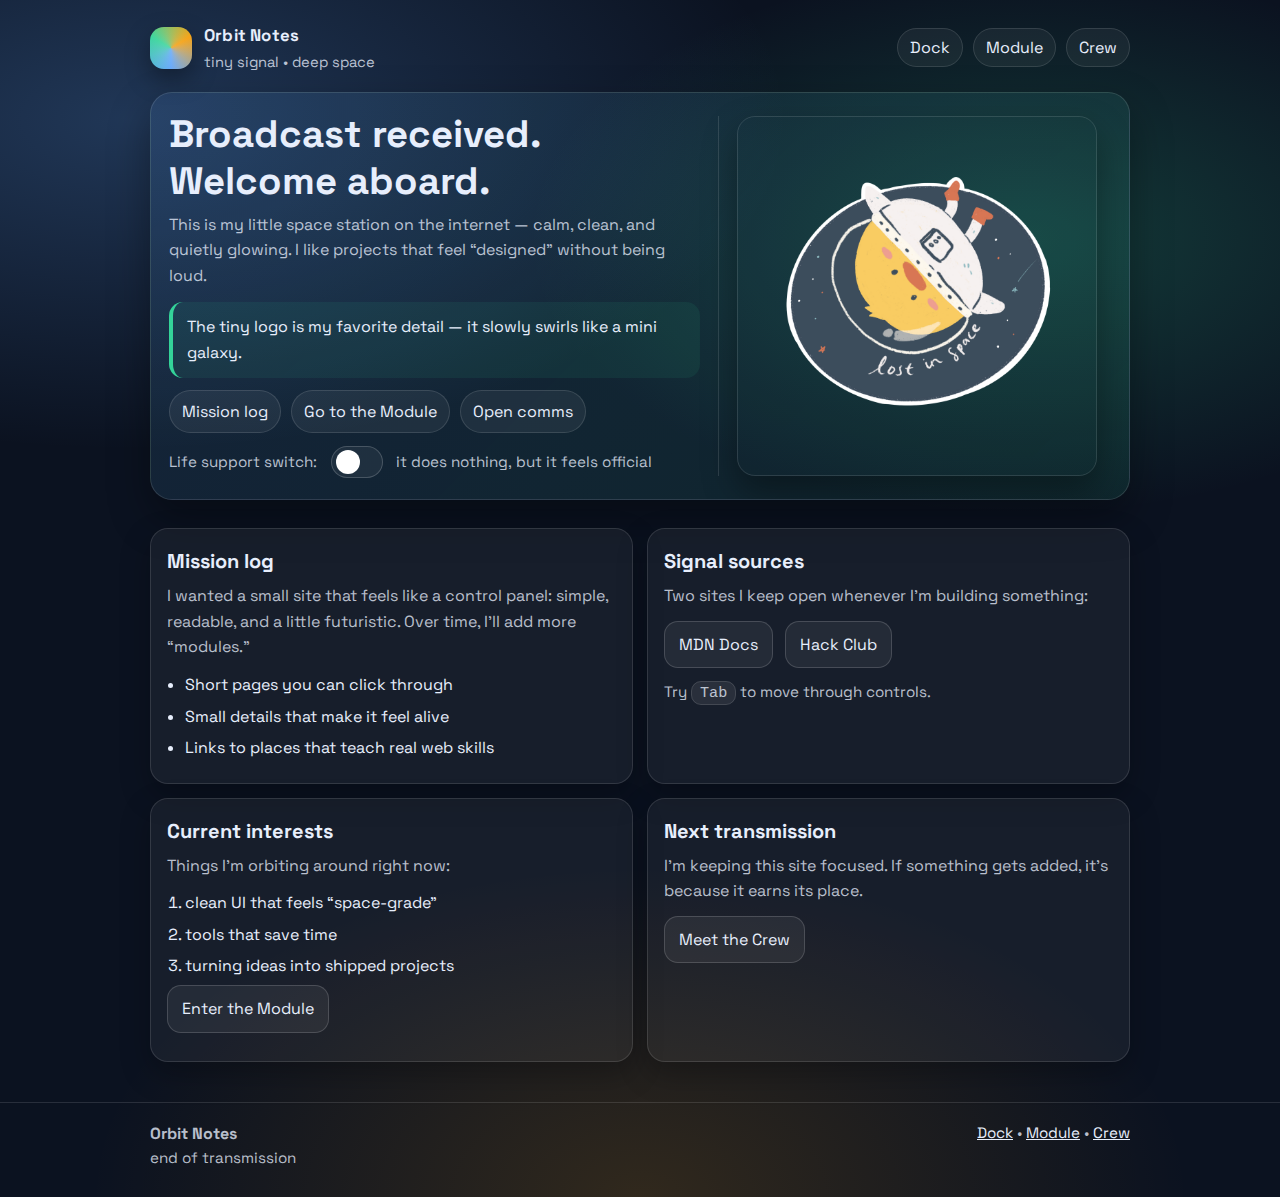
<file: index.html>
<!doctype html>
<html lang="en">
<head>
  <meta charset="utf-8" />
  <meta name="viewport" content="width=device-width, initial-scale=1" />
  <title>Orbit Notes</title>
  <meta name="description" content="A small space-themed corner of the web." />
  <link rel="icon" href="favicon.png" type="image/png">
  <link rel="stylesheet" href="style.css" />
</head>
<body>
  <a class="skip" href="#main">Skip to content</a>

  <header class="container">
    <div class="topbar">
      <a class="brand" href="index.html" aria-label="Home">
        <div class="logo" aria-hidden="true"></div>
        <div class="name">
          <strong>Orbit Notes</strong>
          <span>tiny signal • deep space</span>
        </div>
      </a>

      <nav aria-label="Primary navigation">
        <ul>
          <li><a href="index.html" aria-current="page">Dock</a></li>
          <li><a href="lab.html">Module</a></li>
          <li><a href="about.html">Crew</a></li>
        </ul>
      </nav>
    </div>

    <section class="hero" aria-label="Intro">
      <div class="hero-inner">
        <div>
          <h1>Broadcast received. Welcome aboard.</h1>
          <p>
            This is my little space station on the internet — calm, clean, and quietly glowing.
            I like projects that feel “designed” without being loud.
          </p>

          <div class="callout">
            The tiny logo is my favorite detail — it slowly swirls like a mini galaxy.
          </div>

          <div class="pills">
            <a class="chip" href="#log">Mission log</a>
            <a class="chip" href="lab.html">Go to the Module</a>
            <a class="chip" href="about.html#contact">Open comms</a>
          </div>

          <div class="mood">
            <label for="toggle" class="hint">Life support switch:</label>
            <input id="toggle" type="checkbox" aria-label="A small decorative toggle switch" />
            <span class="hint">it does nothing, but it feels official</span>
          </div>
        </div>

        <div class="hero-media">
          <img src="lostinspace.png" alt="A space-themed image that sets the mood of the site" />
        </div>
      </div>
    </section>
  </header>

  <main id="main" class="container">
    <section class="grid" id="log">
      <article class="card">
        <h2>Mission log</h2>
        <p>
          I wanted a small site that feels like a control panel: simple, readable, and a little futuristic.
          Over time, I’ll add more “modules.”
        </p>
        <ul class="list">
          <li>Short pages you can click through</li>
          <li>Small details that make it feel alive</li>
          <li>Links to places that teach real web skills</li>
        </ul>
      </article>

      <article class="card">
        <h2>Signal sources</h2>
        <p>
          Two sites I keep open whenever I’m building something:
        </p>
        <p>
          <a class="button" href="https://developer.mozilla.org/" target="_blank" rel="noreferrer">MDN Docs</a>
          &nbsp;
          <a class="button" href="https://hackclub.com/" target="_blank" rel="noreferrer">Hack Club</a>
        </p>
        <p class="small">Try <kbd>Tab</kbd> to move through controls.</p>
      </article>

      <article class="card">
        <h2>Current interests</h2>
        <p>
          Things I’m orbiting around right now:
        </p>
        <ol class="list">
          <li>clean UI that feels “space-grade”</li>
          <li>tools that save time</li>
          <li>turning ideas into shipped projects</li>
        </ol>
        <p><a class="button" href="lab.html">Enter the Module</a></p>
      </article>

      <article class="card">
        <h2>Next transmission</h2>
        <p>
          I’m keeping this site focused. If something gets added, it’s because it earns its place.
        </p>
        <p><a class="button" href="about.html">Meet the Crew</a></p>
      </article>
    </section>
  </main>

  <footer>
    <div class="container footer-row">
      <div>
        <strong>Orbit Notes</strong>
        <div class="small">end of transmission</div>
      </div>
      <div class="small">
        <a href="index.html">Dock</a> • <a href="lab.html">Module</a> • <a href="about.html">Crew</a>
      </div>
    </div>
  </footer>
</body>
</html>
</file>
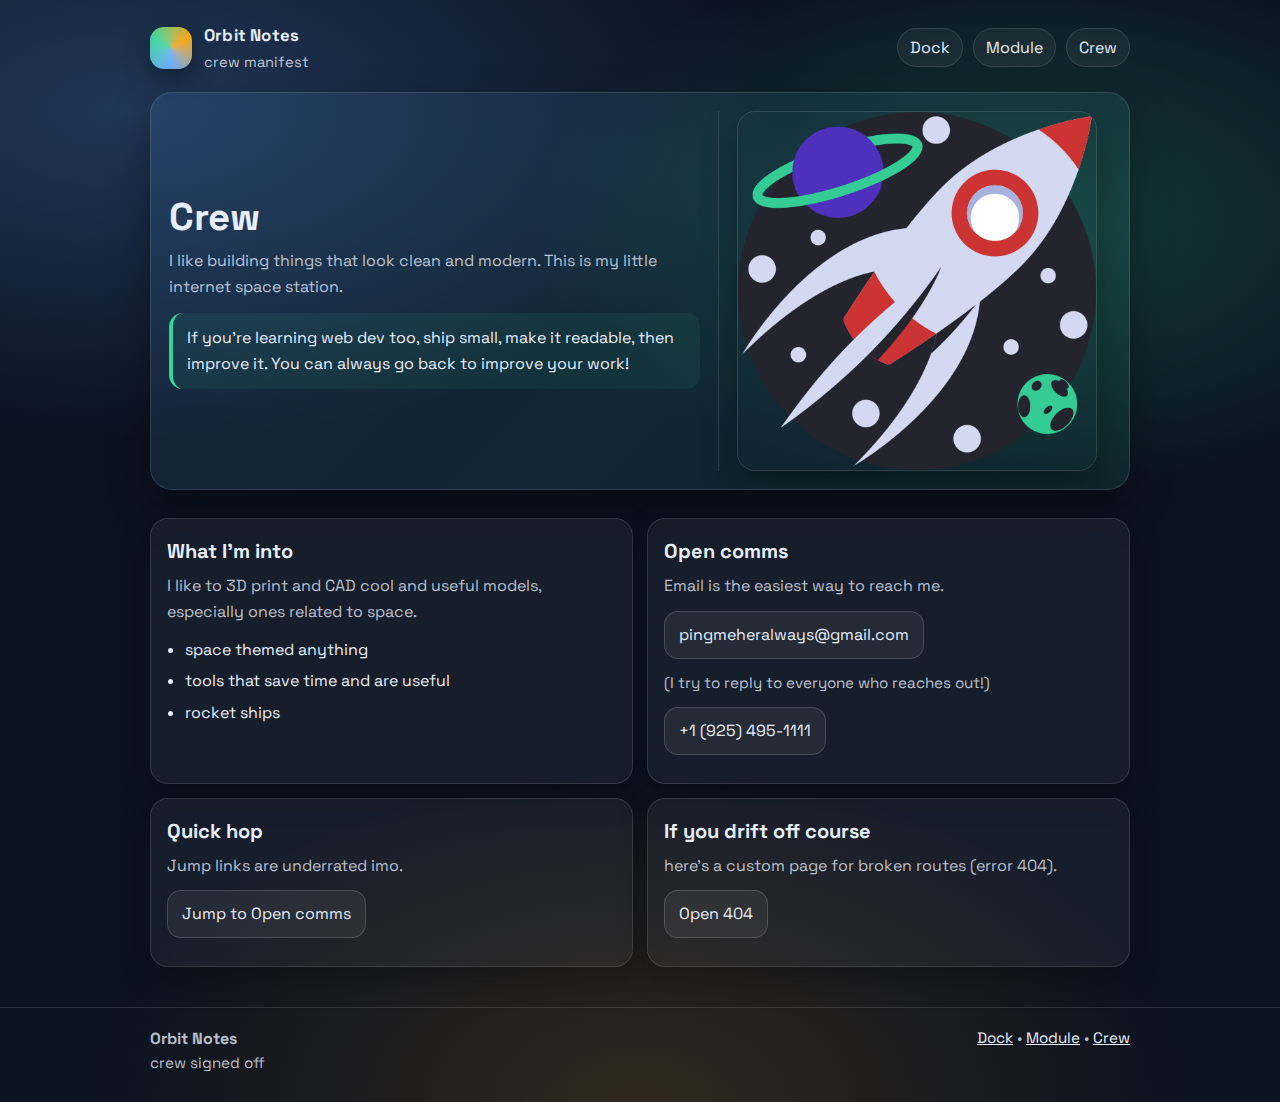
<file: about.html>
<!doctype html>
<html lang="en">
<head>
  <meta charset="utf-8" />
  <meta name="viewport" content="width=device-width, initial-scale=1" />
  <title>Crew</title>
  <meta name="description" content="A little about me and how to reach me." />
  <link rel="icon" href="favicon.png" type="image/png">
  <link rel="stylesheet" href="style.css" />
</head>
<body>
  <a class="skip" href="#main">Skip to content</a>

  <header class="container">
    <div class="topbar">
      <a class="brand" href="index.html" aria-label="Home">
        <div class="logo" aria-hidden="true"></div>
        <div class="name">
          <strong>Orbit Notes</strong>
          <span>crew manifest</span>
        </div>
      </a>

      <nav aria-label="Primary navigation">
        <ul>
          <li><a href="index.html">Dock</a></li>
          <li><a href="lab.html">Module</a></li>
          <li><a href="about.html" aria-current="page">Crew</a></li>
        </ul>
      </nav>
    </div>

    <section class="hero" aria-label="Crew intro">
      <div class="hero-inner">
        <div>
          <h1>Crew</h1>
          <p>
            I like building things that look clean and modern. This is my little internet space station.
          </p>
          <div class="callout">
            If you’re learning web dev too, ship small, make it readable, then improve it. You can always go back to improve your work!
          </div>
        </div>

        <div class="hero-media">
          <img src="rocket1.png"  />
        </div>
      </div>
    </section>
  </header>

  <main id="main" class="container">
    <section class="grid">
      <article class="card">
        <h2>What I’m into</h2>
        <p>
          I like to 3D print and CAD cool and useful models, especially ones related to space.
        </p>
        <ul class="list">
          <li>space themed anything</li>
          <li>tools that save time and are useful</li>
          <li>rocket ships</li>
        </ul>
      </article>

      <article class="card" id="contact">
        <h2>Open comms</h2>
        <p>
          Email is the easiest way to reach me.
        </p>
        <p>
          <a class="button" href="mailto:pingmeheralways@gmail.com">pingmeheralways@gmail.com</a>
        </p>
        <p class="small">
            (I try to reply to everyone who reaches out!)
        </p>
        <p>
          <a class="button" href="tel:+19254951111">+1 (925) 495-1111</a>
        </p>
      </article>

      <article class="card">
        <h2>Quick hop</h2>
        <p>
          Jump links are underrated imo.
        </p>
        <p><a class="button" href="#contact">Jump to Open comms</a></p>
      </article>

      <article class="card">
        <h2>If you drift off course</h2>
        <p>
          here’s a custom page for broken routes (error 404).
        </p>
        <p><a class="button" href="404.html">Open 404</a></p>
      </article>
    </section>
  </main>

  <footer>
    <div class="container footer-row">
      <div>
        <strong>Orbit Notes</strong>
        <div class="small">crew signed off</div>
      </div>
      <div class="small">
        <a href="index.html">Dock</a> • <a href="lab.html">Module</a> • <a href="about.html">Crew</a>
      </div>
    </div>
  </footer>
</body>
</html>
</file>
<file: style.css>
@import url("https://fonts.googleapis.com/css2?family=Space+Grotesk:wght@400;600;700&display=swap");

:root{
  --bg: #0b1220;
  --card: rgba(255,255,255,0.06);
  --text: #e7eefc;
  --muted: rgba(231,238,252,0.78);
  --border: rgba(255,255,255,0.12);
  --accent: #60a5fa;
  --accent2: #34d399;
  --warn: #f59e0b;
  --shadow: 0 18px 40px rgba(0,0,0,0.35);
}

*{ box-sizing: border-box; }
html{ scroll-behavior: smooth; }

body{
  margin:0;
  font-family: "Space Grotesk", system-ui, -apple-system, Segoe UI, Roboto, Arial, sans-serif;
  background:
    radial-gradient(1200px 600px at 10% 10%, rgba(96,165,250,0.25), transparent 55%),
    radial-gradient(900px 500px at 80% 20%, rgba(52,211,153,0.22), transparent 55%),
    radial-gradient(1000px 600px at 50% 100%, rgba(245,158,11,0.16), transparent 55%),
    var(--bg);
  color: var(--text);
  line-height: 1.6;
}

a{ color: var(--text); }
a:hover{ color: white; }
a:focus-visible, .button:focus-visible, .chip:focus-visible{
  outline: 3px solid rgba(96,165,250,0.9);
  outline-offset: 3px;
  border-radius: 12px;
}

.container{
  width: min(980px, 92%);
  margin: 0 auto;
}

.skip{
  position:absolute;
  left:-999px;
  top:10px;
  background:#111827;
  color:white;
  padding:10px 12px;
  border-radius: 12px;
}
.skip:focus{ left: 12px; }

header{ padding: 22px 0 10px; }

.topbar{
  display:flex;
  align-items:center;
  justify-content: space-between;
  gap: 16px;
}

.brand{
  display:flex;
  align-items:center;
  gap: 12px;
  text-decoration:none;
}
.logo{
  width: 42px;
  height: 42px;
  border-radius: 14px;
  background: conic-gradient(from 180deg, var(--accent), var(--accent2), var(--warn), var(--accent));
  box-shadow: 0 10px 25px rgba(0,0,0,0.35);
  position: relative;
  overflow:hidden;
}
.logo::after{
  content:"";
  position:absolute;
  inset:-40%;
  background: radial-gradient(circle, rgba(255,255,255,0.18), transparent 60%);
  animation: swirl 4.8s linear infinite;
}
/*might need to make this gradient look better later it clashes with the text a little bit right now and makes it a bit hard to read.12/28/2025 */
@keyframes swirl{
  from{ transform: rotate(0deg); }
  to{ transform: rotate(360deg); }
}

.brand .name{
  display:flex;
  flex-direction: column;
  gap: 2px;
}
.brand strong{ font-size: 1.05rem; letter-spacing: 0.2px; }
.brand span{ font-size: 0.92rem; color: var(--muted); }

nav ul{
  list-style:none;
  padding:0;
  margin:0;
  display:flex;
  flex-wrap:wrap;
  gap: 10px;
}
nav a{
  text-decoration:none;
  padding: 8px 12px;
  border: 1px solid var(--border);
  border-radius: 999px;
  background: rgba(255,255,255,0.05);
  transition: transform 140ms ease, background 140ms ease, border-color 140ms ease;
}
nav a:hover{
  transform: translateY(-1px);
  background: rgba(255,255,255,0.10);
  border-color: rgba(255,255,255,0.20);
}

.hero{
  margin-top: 18px;
  border: 1px solid var(--border);
  border-radius: 22px;
  background: linear-gradient(135deg, rgba(96,165,250,0.12), rgba(52,211,153,0.10));
  box-shadow: var(--shadow);
  overflow:hidden;
}
.hero-inner{
  display:grid;
  grid-template-columns: 1.15fr 0.85fr;
  gap: 18px;
  padding: 18px;
  align-items: center;
}
.hero h1{
  margin: 0 0 8px;
  font-size: clamp(1.7rem, 3.2vw, 2.4rem);
  line-height: 1.2;
}
.hero p{ margin: 0 0 14px; color: var(--muted); }

.pills{
  display:flex;
  flex-wrap:wrap;
  gap: 10px;
  margin-top: 12px;
}
.chip{
  display:inline-flex;
  align-items:center;
  gap: 8px;
  padding: 8px 12px;
  border-radius: 999px;
  border: 1px solid var(--border);
  background: rgba(255,255,255,0.06);
  text-decoration:none;
}

.hero-media{
  border-left: 1px solid var(--border);
  padding-left: 18px;
}
.hero-media img{
  width: 100%;
  max-width: 360px;
  height: auto;
  border-radius: 18px;
  border: 1px solid rgba(255,255,255,0.12);
  display:block;
  box-shadow: 0 16px 34px rgba(0,0,0,0.35);
}

.grid{
  display:grid;
  grid-template-columns: repeat(12, 1fr);
  gap: 14px;
  margin: 18px 0 40px;
}

.card{
  grid-column: span 6;
  border: 1px solid var(--border);
  border-radius: 18px;
  background: rgba(255,255,255,0.05);
  padding: 16px;
  box-shadow: 0 12px 30px rgba(0,0,0,0.25);
}
.card h2{ margin: 0 0 6px; font-size: 1.25rem; }
.card p{ margin: 0 0 12px; color: var(--muted); }

.list{
  margin: 10px 0 0;
  padding-left: 18px;
}
.list li{ margin: 6px 0; }

.button{
  display:inline-block;
  text-decoration:none;
  padding: 10px 14px;
  border-radius: 14px;
  border: 1px solid rgba(255,255,255,0.16);
  background: rgba(255,255,255,0.06);
  transition: transform 140ms ease, background 140ms ease;
}
.button:hover{
  transform: translateY(-1px);
  background: rgba(255,255,255,0.12);
}

.callout{
  border-left: 4px solid var(--accent2);
  background: rgba(52,211,153,0.08);
  padding: 12px 14px;
  border-radius: 14px;
}

footer{
  border-top: 1px solid rgba(255,255,255,0.12);
  padding: 18px 0 26px;
  color: var(--muted);
}
.footer-row{
  display:flex;
  align-items:flex-start;
  justify-content: space-between;
  gap: 16px;
  flex-wrap: wrap;
}
.small{ font-size: 0.95rem; }

kbd{
  font-family: ui-monospace, SFMono-Regular, Menlo, Monaco, Consolas, "Liberation Mono", monospace;
  background: rgba(255,255,255,0.08);
  border: 1px solid rgba(255,255,255,0.12);
  padding: 2px 8px;
  border-radius: 10px;
}

.mood{
  margin-top: 10px;
  display:flex;
  gap: 10px;
  align-items:center;
}
.mood input{
  appearance: none;
  width: 52px;
  height: 32px;
  border-radius: 999px;
  border: 1px solid rgba(255,255,255,0.18);
  background: rgba(255,255,255,0.06);
  position: relative;
  cursor: pointer;
  transition: background 180ms ease;
}
.mood input::after{
  content:"";
  width: 24px;
  height: 24px;
  border-radius: 999px;
  background: white;
  position: absolute;
  top: 3px;
  left: 4px;
  transition: transform 180ms ease;
}
.mood input:checked{ background: rgba(96,165,250,0.28); }
.mood input:checked::after{ transform: translateX(20px); }
.mood .hint{ color: var(--muted); font-size: 0.95rem; }

@media (max-width: 760px){
  .hero-inner{ grid-template-columns: 1fr; }
  .hero-media{ border-left: none; padding-left: 0; }
  .card{ grid-column: span 12; }
}
</file>
